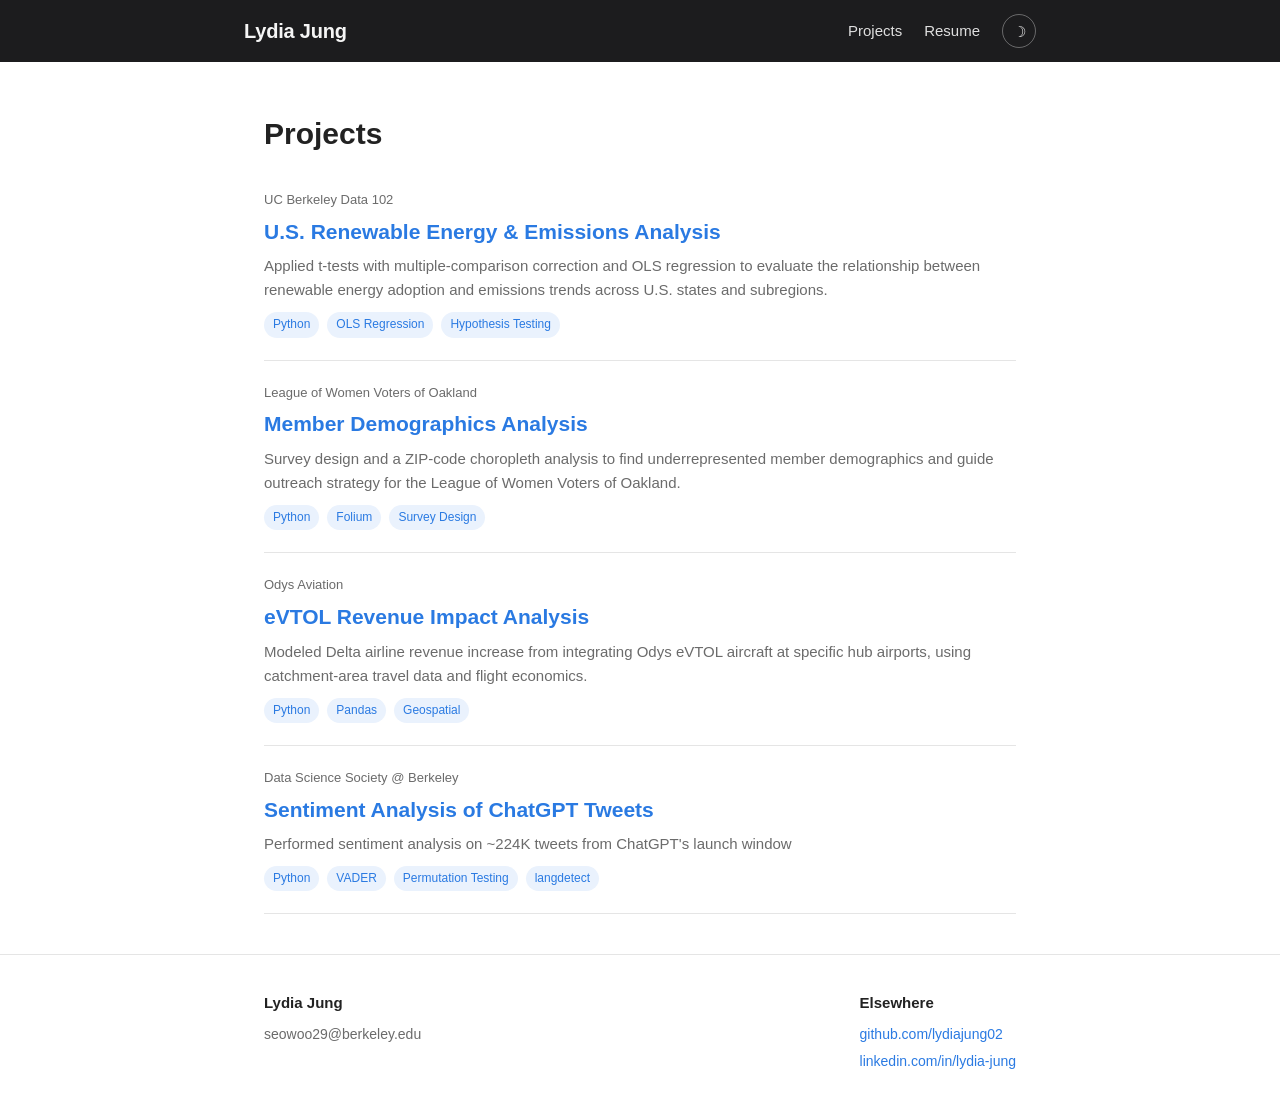
<file: index.html>
<!DOCTYPE html>
<html lang="en">
<head>
<meta charset="UTF-8">
<meta name="viewport" content="width=device-width, initial-scale=1.0">
<title>Lydia Jung — Data Analysis Portfolio</title>
<meta name="description" content="Data analysis projects by Lydia Jung: statistical analysis, regression, and NLP.">
<link rel="stylesheet" href="assets/css/style.css">
<script src="assets/js/theme.js"></script>
</head>
<body>

<header class="site-header">
  <div class="wrapper">
    <a class="site-title" href="index.html">Lydia Jung</a>
    <nav class="site-nav">
      <a href="index.html">Projects</a>
      <a href="resume.html">Resume</a>
      <button class="theme-toggle" aria-label="Toggle dark mode">&#9789;</button>
    </nav>
  </div>
</header>

<main class="page-content">
  <div class="wrapper">
    <h1 class="page-heading">Projects</h1>
    <ul class="project-list">
      <li>
        <span class="project-date">UC Berkeley Data 102</span>
        <a class="project-title" href="projects/renewable-energy-emissions.html">U.S. Renewable Energy &amp; Emissions Analysis</a>
        <p class="project-blurb">Applied t-tests with multiple-comparison correction and OLS regression to evaluate the relationship between renewable energy adoption and emissions trends across U.S. states and subregions.</p>
        <div class="tag-row">
          <span class="tag">Python</span>
          <span class="tag">OLS Regression</span>
          <span class="tag">Hypothesis Testing</span>
        </div>
      </li>
      <li>
        <span class="project-date">League of Women Voters of Oakland</span>
        <a class="project-title" href="projects/lwvo-demographics-analysis.html">Member Demographics Analysis</a>
        <p class="project-blurb">Survey design and a ZIP-code choropleth analysis to find underrepresented member demographics and guide outreach strategy for the League of Women Voters of Oakland.</p>
        <div class="tag-row">
          <span class="tag">Python</span>
          <span class="tag">Folium</span>
          <span class="tag">Survey Design</span>
        </div>
      </li>
      <li>
        <span class="project-date">Odys Aviation</span>
        <a class="project-title" href="projects/odys-evtol-revenue.html">eVTOL Revenue Impact Analysis</a>
        <p class="project-blurb">Modeled Delta airline revenue increase from integrating Odys eVTOL aircraft at specific hub airports, using catchment-area travel data and flight economics.</p>
        <div class="tag-row">
          <span class="tag">Python</span>
          <span class="tag">Pandas</span>
          <span class="tag">Geospatial</span>
        </div>
      </li>
      <li>
        <span class="project-date">Data Science Society @ Berkeley</span>
        <a class="project-title" href="projects/chatgpt-sentiment-nlp.html">Sentiment Analysis of ChatGPT Tweets</a>
        <p class="project-blurb">Performed sentiment analysis on ~224K tweets from ChatGPT's launch window</p>
        <div class="tag-row">
          <span class="tag">Python</span>
          <span class="tag">VADER</span>
          <span class="tag">Permutation Testing</span>
          <span class="tag">langdetect</span>
        </div>
      </li>
    </ul>
  </div>
</main>

<footer class="site-footer">
  <div class="wrapper">
    <div class="footer-col">
      <h3>Lydia Jung</h3>
      <ul>
        <li>seowoo29@berkeley.edu</li>
      </ul>
    </div>
    <div class="footer-col">
      <h3>Elsewhere</h3>
      <ul>
        <li><a href="https://github.com/lydiajung02">github.com/lydiajung02</a></li>
        <li><a href="https://www.linkedin.com/in/lydia-jung/">linkedin.com/in/lydia-jung</a></li>
      </ul>
    </div>
  </div>
</footer>

</body>
</html>
</file>
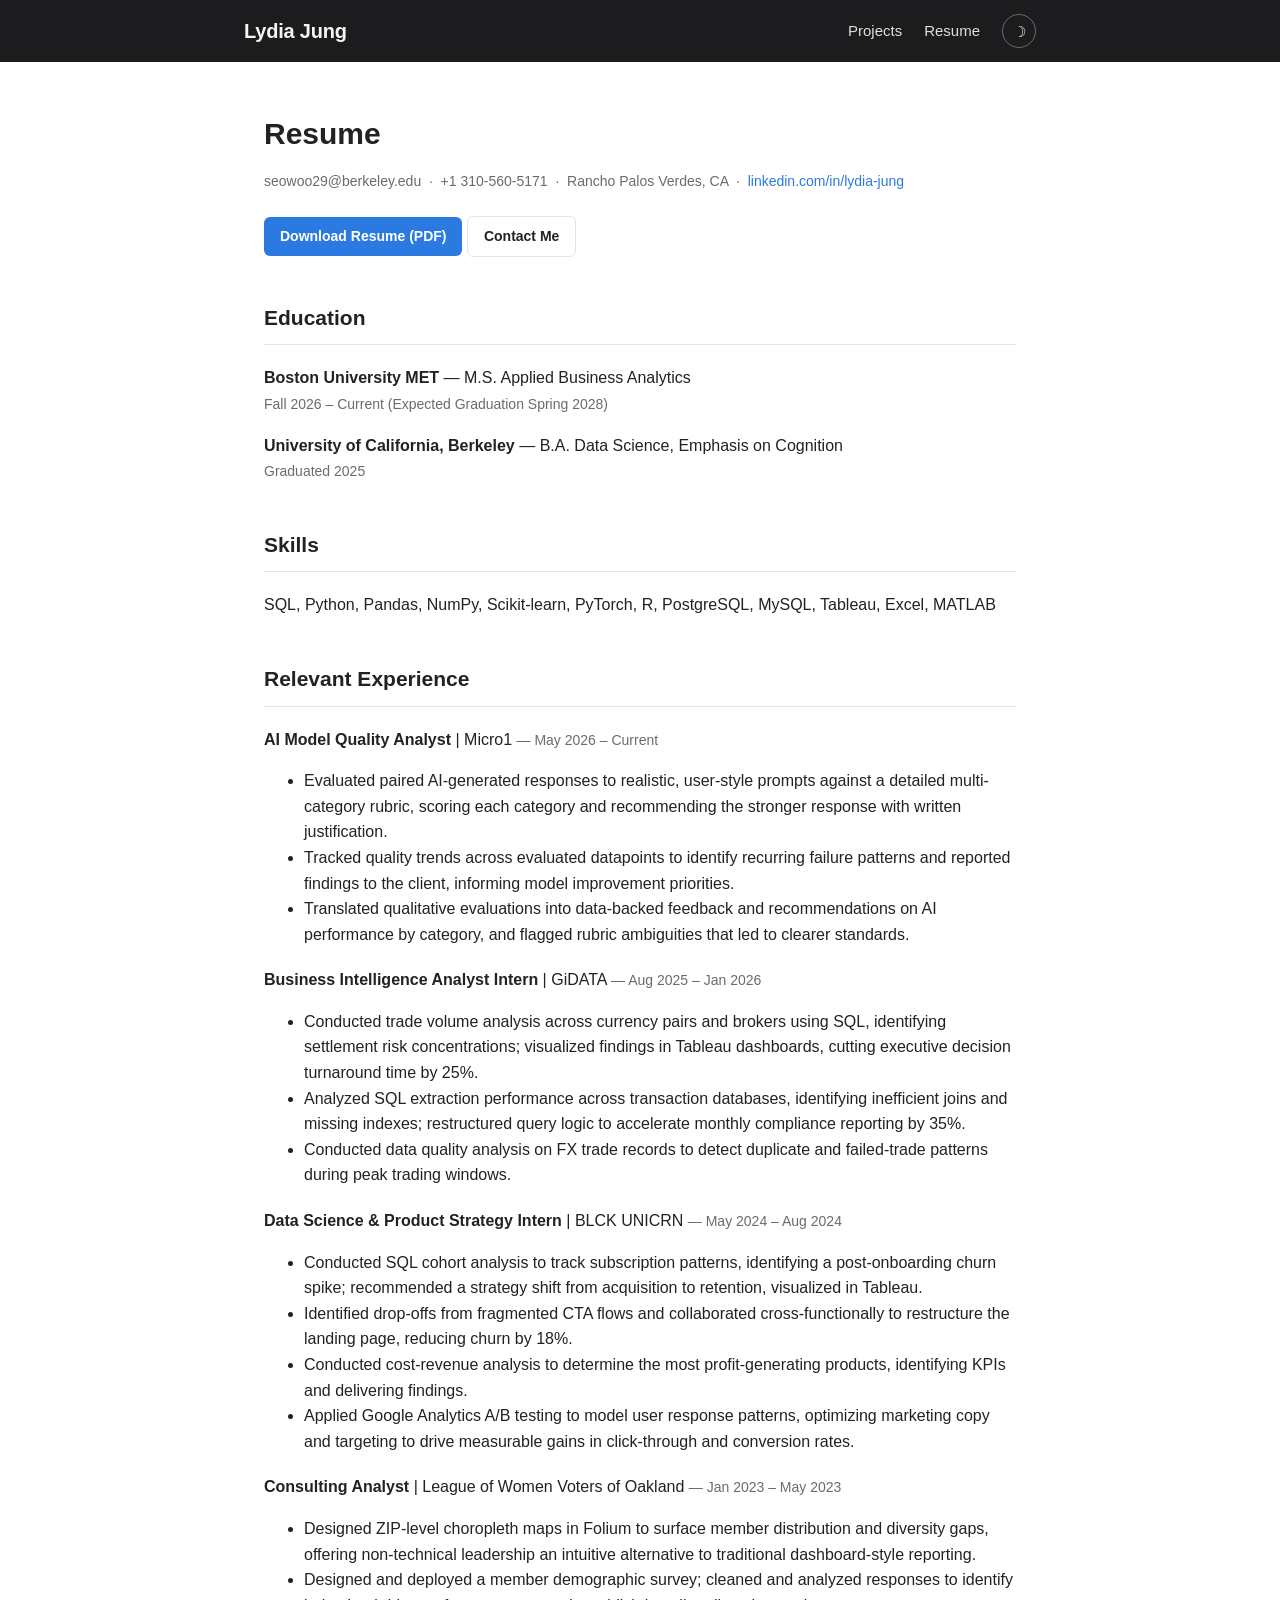
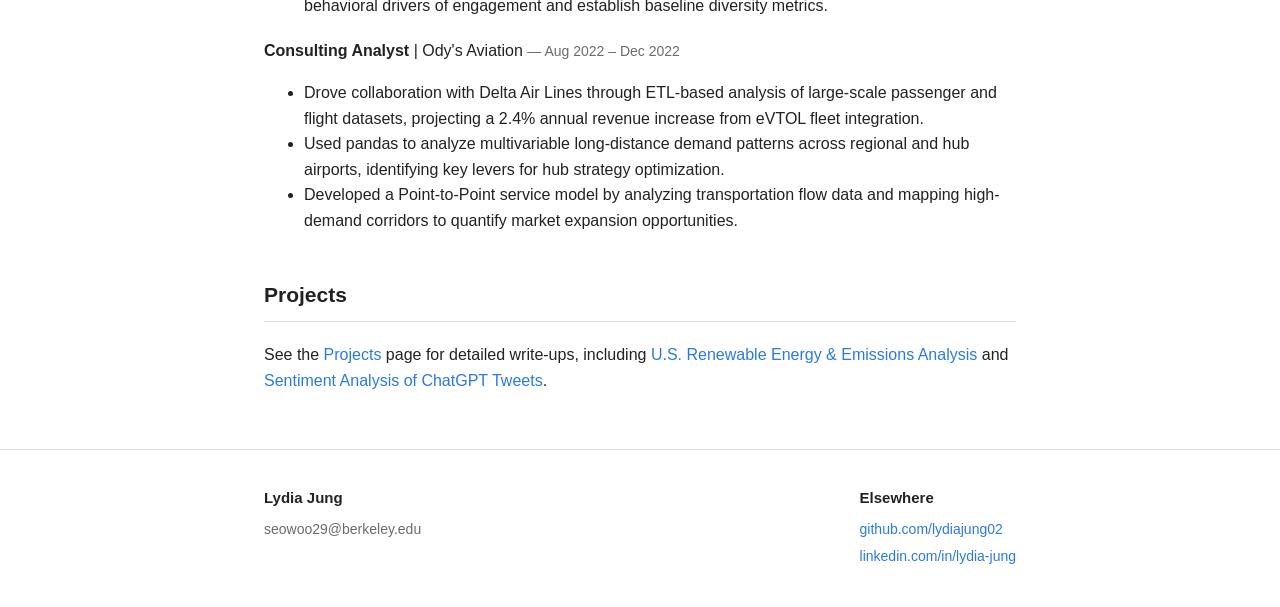
<file: resume.html>
<!DOCTYPE html>
<html lang="en">
<head>
<meta charset="UTF-8">
<meta name="viewport" content="width=device-width, initial-scale=1.0">
<title>Resume — Lydia Jung</title>
<link rel="stylesheet" href="assets/css/style.css">
<script src="assets/js/theme.js"></script>
</head>
<body>

<header class="site-header">
  <div class="wrapper">
    <a class="site-title" href="index.html">Lydia Jung</a>
    <nav class="site-nav">
      <a href="index.html">Projects</a>
      <a href="resume.html">Resume</a>
      <button class="theme-toggle" aria-label="Toggle dark mode">&#9789;</button>
    </nav>
  </div>
</header>

<main class="page-content">
  <div class="wrapper">
    <h1 class="page-heading">Resume</h1>

    <p class="project-meta" style="margin-top:-20px; margin-bottom:24px;">
      seowoo29@berkeley.edu &nbsp;·&nbsp; +1 310-560-5171 &nbsp;·&nbsp; Rancho Palos Verdes, CA &nbsp;·&nbsp;
      <a href="https://www.linkedin.com/in/lydia-jung/">linkedin.com/in/lydia-jung</a>
    </p>

    <p>
      <a class="btn" href="assets/resume.pdf" download>Download Resume (PDF)</a>
      <a class="btn btn-secondary" href="mailto:seowoo29@berkeley.edu">Contact Me</a>
    </p>

    <div class="section">
      <h2>Education</h2>
      <p><strong>Boston University MET</strong> — M.S. Applied Business Analytics<br>
      <span class="project-meta">Fall 2026 – Current (Expected Graduation Spring 2028)</span></p>
      <p style="margin-top:14px;"><strong>University of California, Berkeley</strong> — B.A. Data Science, Emphasis on Cognition<br>
      <span class="project-meta">Graduated 2025</span></p>
    </div>

    <div class="section">
      <h2>Skills</h2>
      <p>SQL, Python, Pandas, NumPy, Scikit-learn, PyTorch, R, PostgreSQL, MySQL, Tableau, Excel, MATLAB</p>
    </div>

    <div class="section">
      <h2>Relevant Experience</h2>

      <p><strong>AI Model Quality Analyst</strong> | Micro1 <span class="project-meta">— May 2026 – Current</span></p>
      <ul>
        <li>Evaluated paired AI-generated responses to realistic, user-style prompts against a detailed multi-category rubric, scoring each category and recommending the stronger response with written justification.</li>
        <li>Tracked quality trends across evaluated datapoints to identify recurring failure patterns and reported findings to the client, informing model improvement priorities.</li>
        <li>Translated qualitative evaluations into data-backed feedback and recommendations on AI performance by category, and flagged rubric ambiguities that led to clearer standards.</li>
      </ul>

      <p style="margin-top:20px;"><strong>Business Intelligence Analyst Intern</strong> | GiDATA <span class="project-meta">— Aug 2025 – Jan 2026</span></p>
      <ul>
        <li>Conducted trade volume analysis across currency pairs and brokers using SQL, identifying settlement risk concentrations; visualized findings in Tableau dashboards, cutting executive decision turnaround time by 25%.</li>
        <li>Analyzed SQL extraction performance across transaction databases, identifying inefficient joins and missing indexes; restructured query logic to accelerate monthly compliance reporting by 35%.</li>
        <li>Conducted data quality analysis on FX trade records to detect duplicate and failed-trade patterns during peak trading windows.</li>
      </ul>

      <p style="margin-top:20px;"><strong>Data Science &amp; Product Strategy Intern</strong> | BLCK UNICRN <span class="project-meta">— May 2024 – Aug 2024</span></p>
      <ul>
        <li>Conducted SQL cohort analysis to track subscription patterns, identifying a post-onboarding churn spike; recommended a strategy shift from acquisition to retention, visualized in Tableau.</li>
        <li>Identified drop-offs from fragmented CTA flows and collaborated cross-functionally to restructure the landing page, reducing churn by 18%.</li>
        <li>Conducted cost-revenue analysis to determine the most profit-generating products, identifying KPIs and delivering findings.</li>
        <li>Applied Google Analytics A/B testing to model user response patterns, optimizing marketing copy and targeting to drive measurable gains in click-through and conversion rates.</li>
      </ul>

      <p style="margin-top:20px;"><strong>Consulting Analyst</strong> | League of Women Voters of Oakland <span class="project-meta">— Jan 2023 – May 2023</span></p>
      <ul>
        <li>Designed ZIP-level choropleth maps in Folium to surface member distribution and diversity gaps, offering non-technical leadership an intuitive alternative to traditional dashboard-style reporting.</li>
        <li>Designed and deployed a member demographic survey; cleaned and analyzed responses to identify behavioral drivers of engagement and establish baseline diversity metrics.</li>
      </ul>

      <p style="margin-top:20px;"><strong>Consulting Analyst</strong> | Ody's Aviation <span class="project-meta">— Aug 2022 – Dec 2022</span></p>
      <ul>
        <li>Drove collaboration with Delta Air Lines through ETL-based analysis of large-scale passenger and flight datasets, projecting a 2.4% annual revenue increase from eVTOL fleet integration.</li>
        <li>Used pandas to analyze multivariable long-distance demand patterns across regional and hub airports, identifying key levers for hub strategy optimization.</li>
        <li>Developed a Point-to-Point service model by analyzing transportation flow data and mapping high-demand corridors to quantify market expansion opportunities.</li>
      </ul>
    </div>

    <div class="section">
      <h2>Projects</h2>
      <p>See the <a href="index.html">Projects</a> page for detailed write-ups, including
      <a href="projects/renewable-energy-emissions.html">U.S. Renewable Energy &amp; Emissions Analysis</a> and
      <a href="projects/chatgpt-sentiment-nlp.html">Sentiment Analysis of ChatGPT Tweets</a>.</p>
    </div>
  </div>
</main>

<footer class="site-footer">
  <div class="wrapper">
    <div class="footer-col">
      <h3>Lydia Jung</h3>
      <ul>
        <li>seowoo29@berkeley.edu</li>
      </ul>
    </div>
    <div class="footer-col">
      <h3>Elsewhere</h3>
      <ul>
        <li><a href="https://github.com/lydiajung02">github.com/lydiajung02</a></li>
        <li><a href="https://www.linkedin.com/in/lydia-jung/">linkedin.com/in/lydia-jung</a></li>
      </ul>
    </div>
  </div>
</footer>

</body>
</html>
</file>
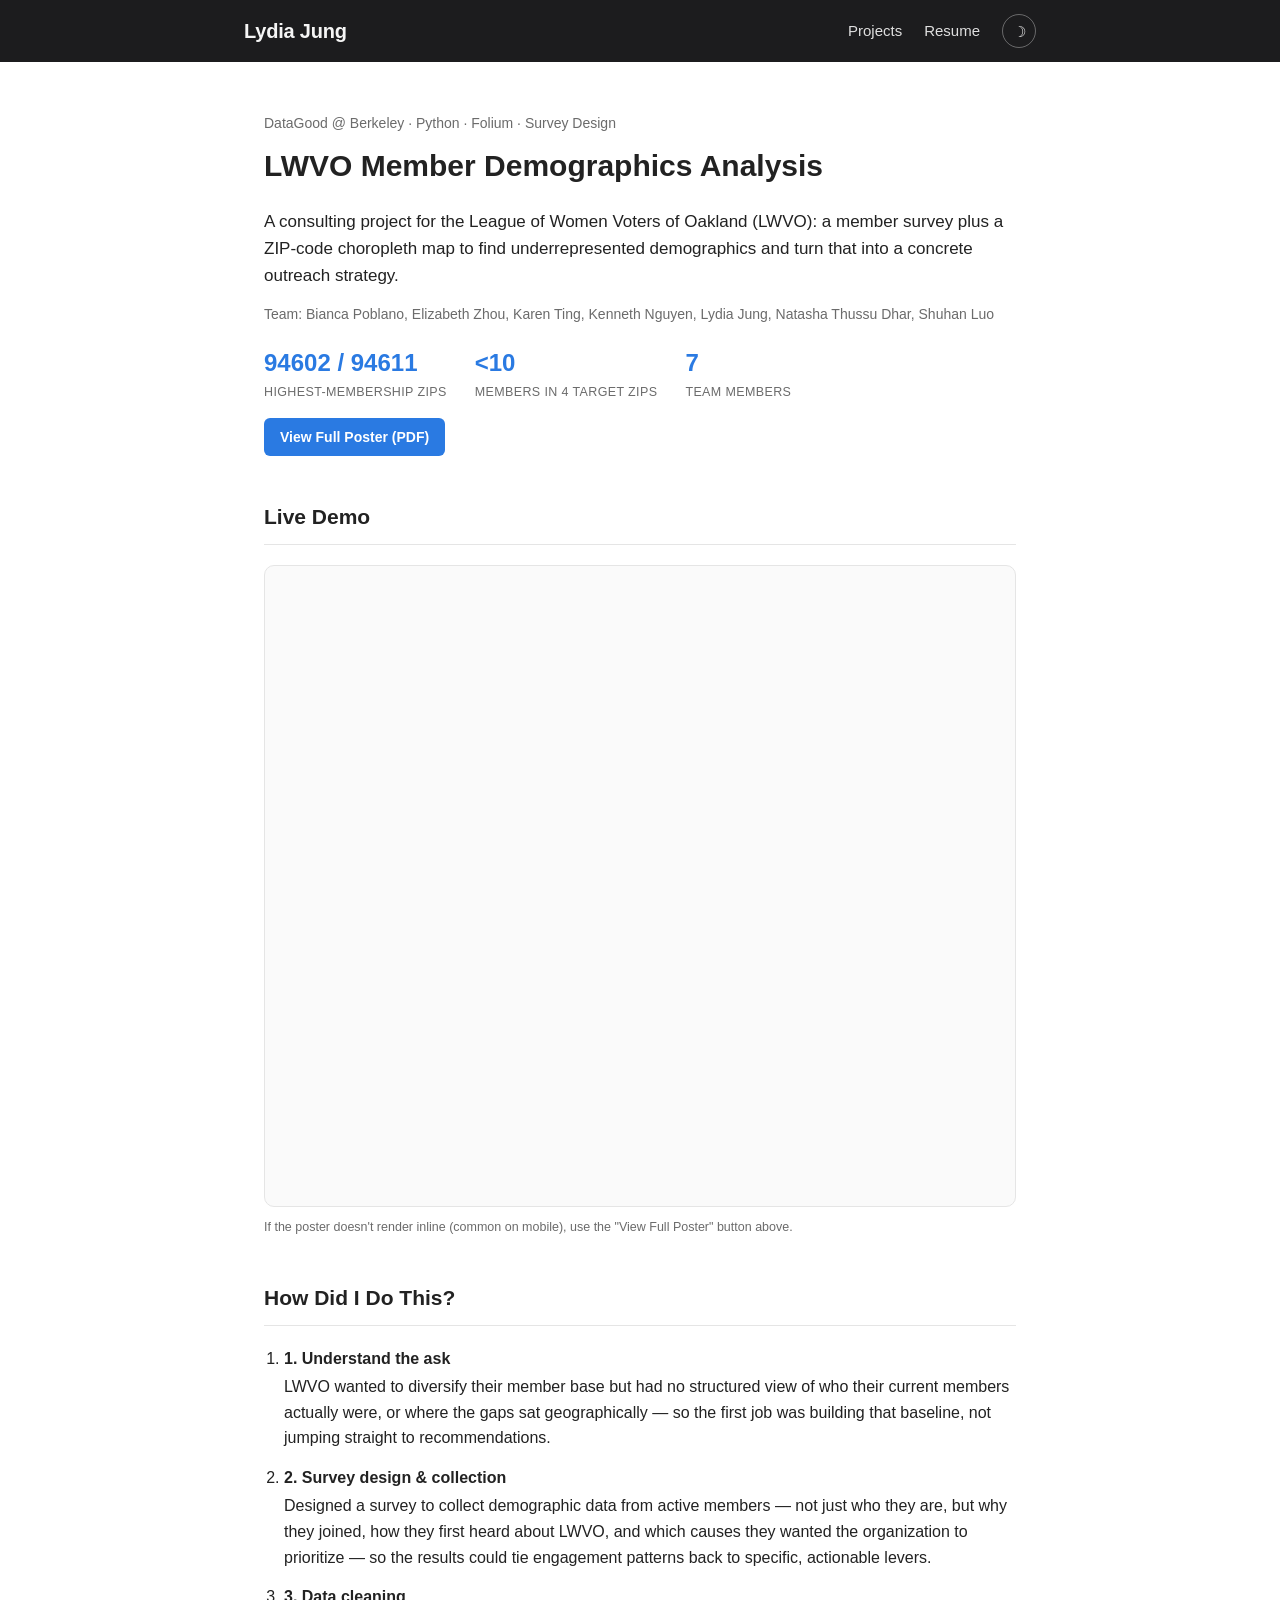
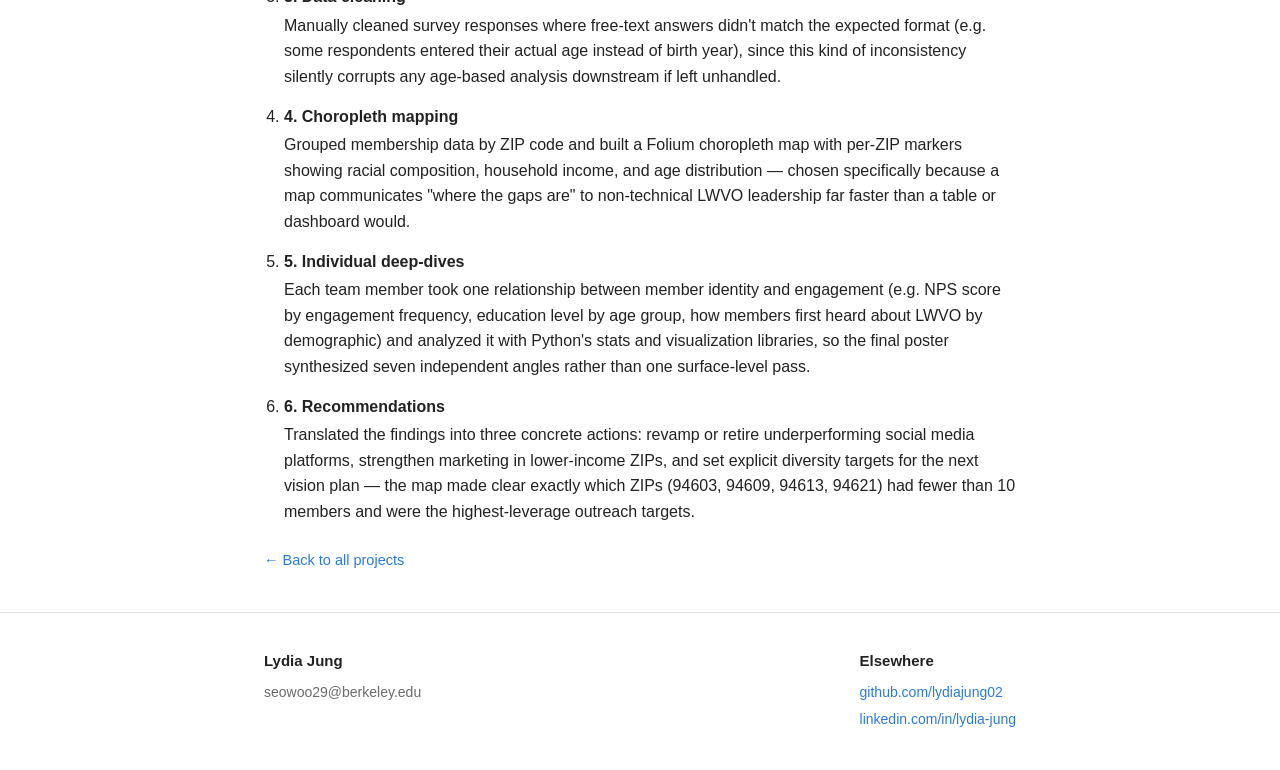
<file: projects/lwvo-demographics-analysis.html>
<!DOCTYPE html>
<html lang="en">
<head>
<meta charset="UTF-8">
<meta name="viewport" content="width=device-width, initial-scale=1.0">
<title>LWVO Member Demographics Analysis — Lydia Jung</title>
<link rel="stylesheet" href="../assets/css/style.css">
<script src="../assets/js/theme.js"></script>
</head>
<body>

<header class="site-header">
  <div class="wrapper">
    <a class="site-title" href="../index.html">Lydia Jung</a>
    <nav class="site-nav">
      <a href="../index.html">Projects</a>
      <a href="../resume.html">Resume</a>
      <button class="theme-toggle" aria-label="Toggle dark mode">&#9789;</button>
    </nav>
  </div>
</header>

<main class="page-content">
  <div class="wrapper">
    <div class="project-header">
      <span class="project-meta">DataGood @ Berkeley · Python · Folium · Survey Design</span>
      <h1>LWVO Member Demographics Analysis</h1>
      <p class="project-summary">A consulting project for the League of Women Voters of Oakland (LWVO): a member survey plus a ZIP-code choropleth map to find underrepresented demographics and turn that into a concrete outreach strategy.</p>
      <p class="project-meta">Team: Bianca Poblano, Elizabeth Zhou, Karen Ting, Kenneth Nguyen, Lydia Jung, Natasha Thussu Dhar, Shuhan Luo</p>
    </div>

    <div class="metric-row">
      <div class="metric"><div class="value">94602 / 94611</div><div class="label">Highest-membership ZIPs</div></div>
      <div class="metric"><div class="value">&lt;10</div><div class="label">Members in 4 target ZIPs</div></div>
      <div class="metric"><div class="value">7</div><div class="label">Team members</div></div>
    </div>

    <p>
      <a class="btn" href="files/lwvo-demographics-analysis.pdf" target="_blank">View Full Poster (PDF)</a>
    </p>

    <div class="section">
      <h2>Live Demo</h2>
      <div class="demo-card" style="padding:0; overflow:hidden;">
        <iframe src="files/lwvo-demographics-analysis.pdf" title="LWVO Demographics Analysis poster" style="width:100%; height:640px; border:none; display:block;"></iframe>
      </div>
      <p style="color:var(--muted); font-size:12.5px; margin-top:10px;">
        If the poster doesn't render inline (common on mobile), use the "View Full Poster" button above.
      </p>
    </div>

    <div class="section">
      <h2>How Did I Do This?</h2>
      <ol class="steps">
        <li>
          <strong>1. Understand the ask</strong>
          LWVO wanted to diversify their member base but had no structured view of who their current members actually were, or where the gaps sat geographically — so the first job was building that baseline, not jumping straight to recommendations.
        </li>
        <li>
          <strong>2. Survey design &amp; collection</strong>
          Designed a survey to collect demographic data from active members — not just who they are, but why they joined, how they first heard about LWVO, and which causes they wanted the organization to prioritize — so the results could tie engagement patterns back to specific, actionable levers.
        </li>
        <li>
          <strong>3. Data cleaning</strong>
          Manually cleaned survey responses where free-text answers didn't match the expected format (e.g. some respondents entered their actual age instead of birth year), since this kind of inconsistency silently corrupts any age-based analysis downstream if left unhandled.
        </li>
        <li>
          <strong>4. Choropleth mapping</strong>
          Grouped membership data by ZIP code and built a Folium choropleth map with per-ZIP markers showing racial composition, household income, and age distribution — chosen specifically because a map communicates "where the gaps are" to non-technical LWVO leadership far faster than a table or dashboard would.
        </li>
        <li>
          <strong>5. Individual deep-dives</strong>
          Each team member took one relationship between member identity and engagement (e.g. NPS score by engagement frequency, education level by age group, how members first heard about LWVO by demographic) and analyzed it with Python's stats and visualization libraries, so the final poster synthesized seven independent angles rather than one surface-level pass.
        </li>
        <li>
          <strong>6. Recommendations</strong>
          Translated the findings into three concrete actions: revamp or retire underperforming social media platforms, strengthen marketing in lower-income ZIPs, and set explicit diversity targets for the next vision plan — the map made clear exactly which ZIPs (94603, 94609, 94613, 94621) had fewer than 10 members and were the highest-leverage outreach targets.
        </li>
      </ol>
    </div>

    <a class="back-link" href="../index.html">&larr; Back to all projects</a>
  </div>
</main>

<footer class="site-footer">
  <div class="wrapper">
    <div class="footer-col">
      <h3>Lydia Jung</h3>
      <ul>
        <li>seowoo29@berkeley.edu</li>
      </ul>
    </div>
    <div class="footer-col">
      <h3>Elsewhere</h3>
      <ul>
        <li><a href="https://github.com/lydiajung02">github.com/lydiajung02</a></li>
        <li><a href="https://www.linkedin.com/in/lydia-jung/">linkedin.com/in/lydia-jung</a></li>
      </ul>
    </div>
  </div>
</footer>

</body>
</html>
</file>
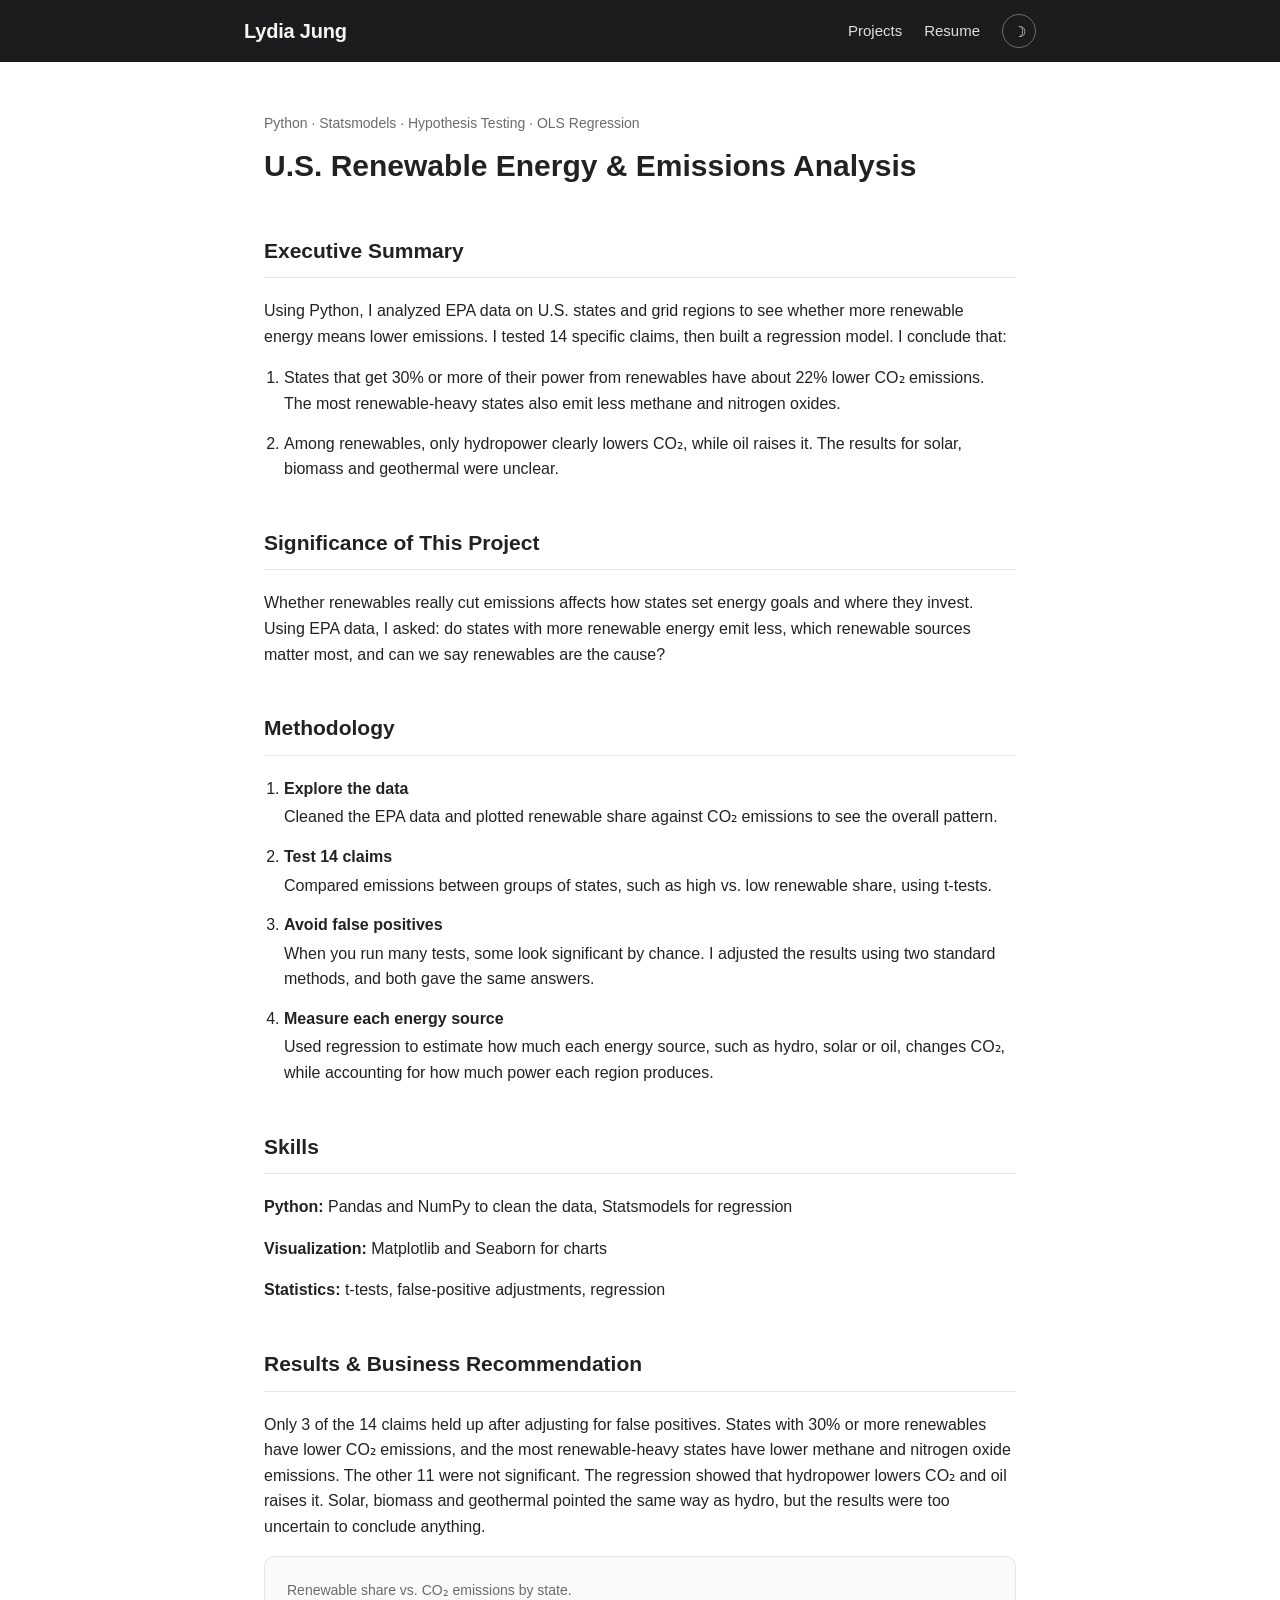
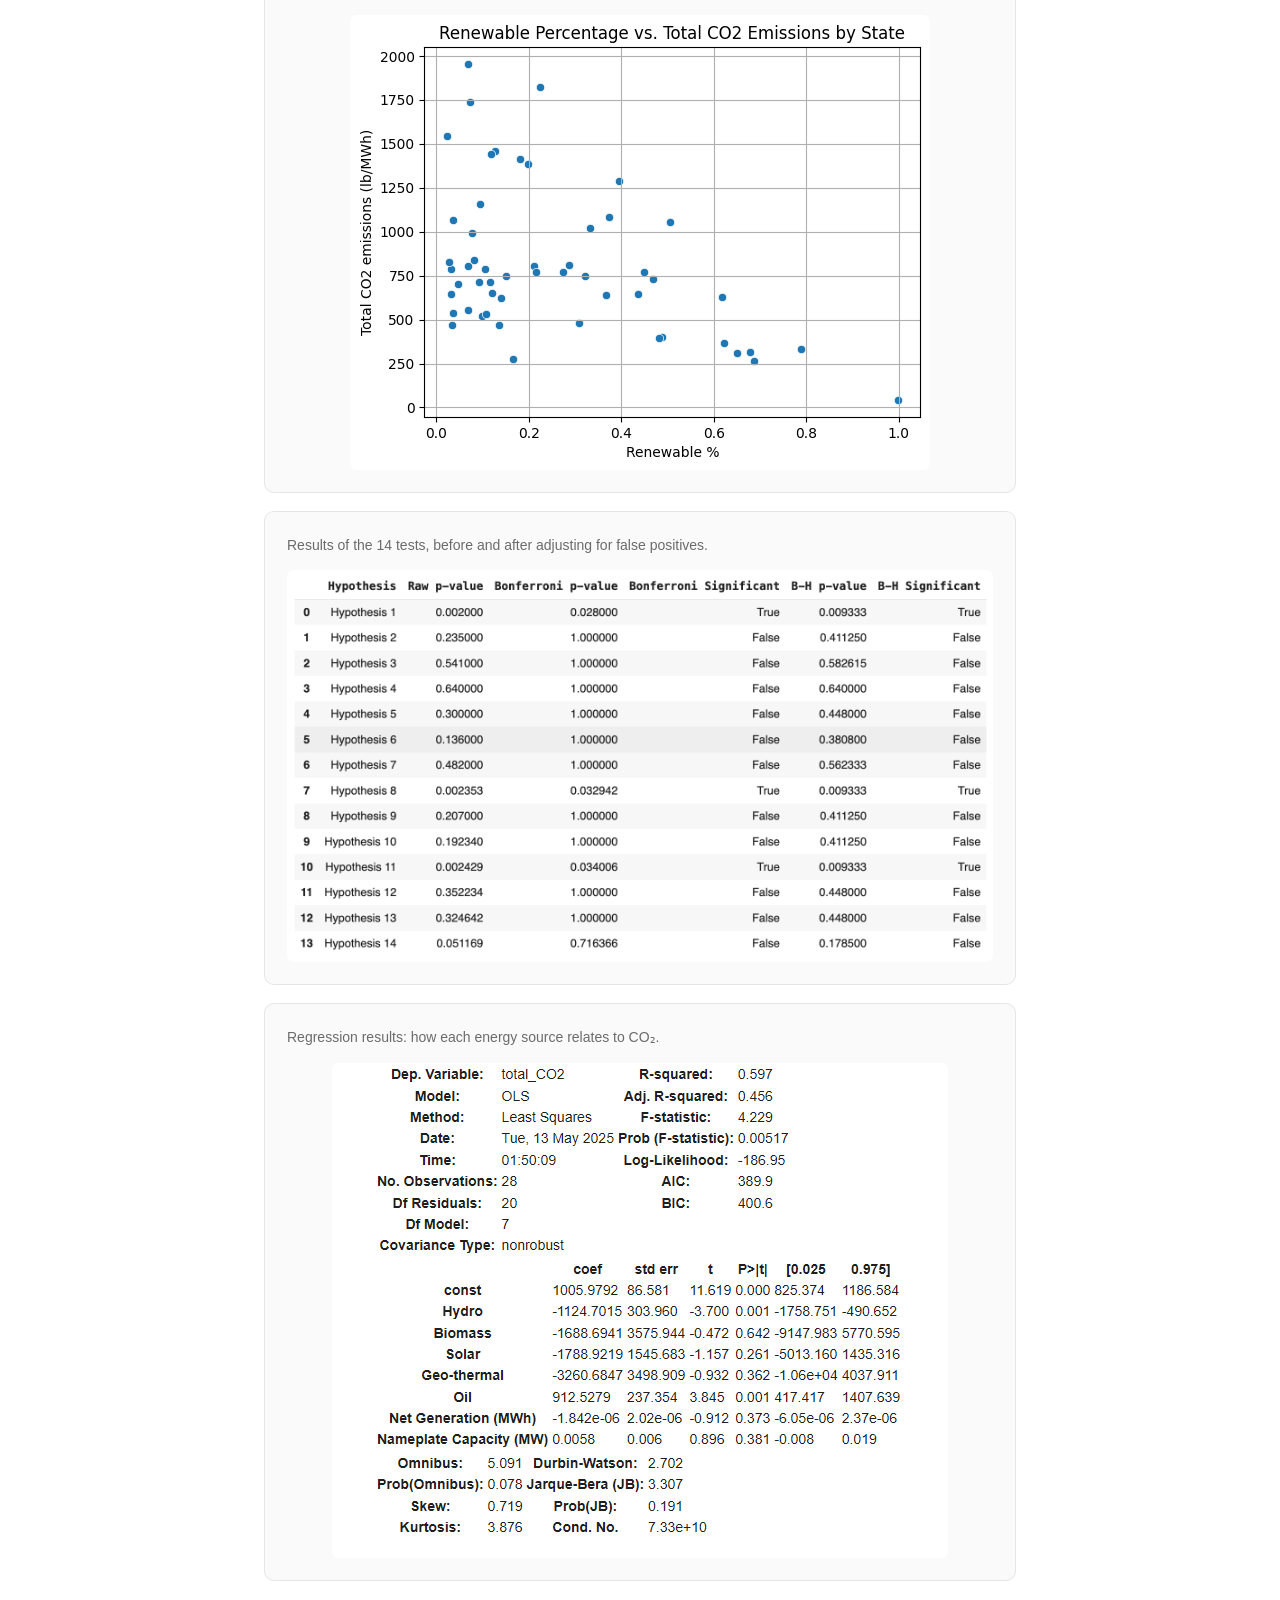
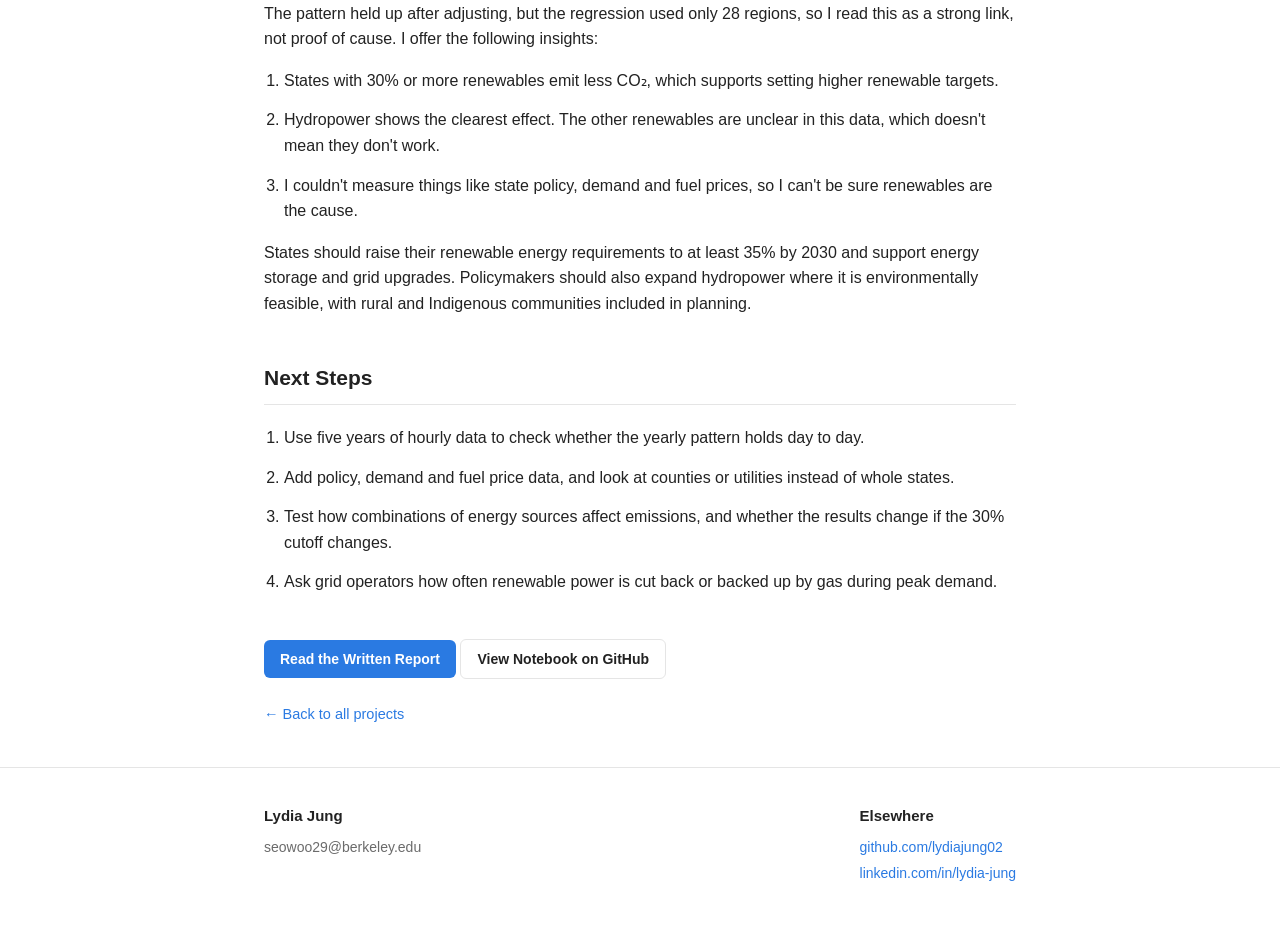
<file: projects/renewable-energy-emissions.html>
<!DOCTYPE html>
<html lang="en">
<head>
<meta charset="UTF-8">
<meta name="viewport" content="width=device-width, initial-scale=1.0">
<title>U.S. Renewable Energy &amp; Emissions Analysis — Lydia Jung</title>
<link rel="stylesheet" href="../assets/css/style.css">
<script src="../assets/js/theme.js"></script>
</head>
<body>

<header class="site-header">
  <div class="wrapper">
    <a class="site-title" href="../index.html">Lydia Jung</a>
    <nav class="site-nav">
      <a href="../index.html">Projects</a>
      <a href="../resume.html">Resume</a>
      <button class="theme-toggle" aria-label="Toggle dark mode">&#9789;</button>
    </nav>
  </div>
</header>

<main class="page-content">
  <div class="wrapper">
    <div class="project-header">
      <span class="project-meta">Python · Statsmodels · Hypothesis Testing · OLS Regression</span>
      <h1>U.S. Renewable Energy &amp; Emissions Analysis</h1>
    </div>

    <div class="section">
      <h2>Executive Summary</h2>
      <p>Using Python, I analyzed EPA data on U.S. states and grid regions to see whether more renewable energy means lower emissions. I tested 14 specific claims, then built a regression model. I conclude that:</p>
      <ol class="steps">
        <li>States that get 30% or more of their power from renewables have about 22% lower CO₂ emissions. The most renewable-heavy states also emit less methane and nitrogen oxides.</li>
        <li>Among renewables, only hydropower clearly lowers CO₂, while oil raises it. The results for solar, biomass and geothermal were unclear.</li>
      </ol>
    </div>

    <div class="section">
      <h2>Significance of This Project</h2>
      <p>Whether renewables really cut emissions affects how states set energy goals and where they invest. Using EPA data, I asked: do states with more renewable energy emit less, which renewable sources matter most, and can we say renewables are the cause?</p>
    </div>

    <div class="section">
      <h2>Methodology</h2>
      <ol class="steps">
        <li>
          <strong>Explore the data</strong>
          Cleaned the EPA data and plotted renewable share against CO₂ emissions to see the overall pattern.
        </li>
        <li>
          <strong>Test 14 claims</strong>
          Compared emissions between groups of states, such as high vs. low renewable share, using t-tests.
        </li>
        <li>
          <strong>Avoid false positives</strong>
          When you run many tests, some look significant by chance. I adjusted the results using two standard methods, and both gave the same answers.
        </li>
        <li>
          <strong>Measure each energy source</strong>
          Used regression to estimate how much each energy source, such as hydro, solar or oil, changes CO₂, while accounting for how much power each region produces.
        </li>
      </ol>
    </div>

    <div class="section">
      <h2>Skills</h2>
      <p><strong>Python:</strong> Pandas and NumPy to clean the data, Statsmodels for regression</p>
      <p><strong>Visualization:</strong> Matplotlib and Seaborn for charts</p>
      <p><strong>Statistics:</strong> t-tests, false-positive adjustments, regression</p>
    </div>

    <div class="section">
      <h2>Results &amp; Business Recommendation</h2>
      <p>Only 3 of the 14 claims held up after adjusting for false positives. States with 30% or more renewables have lower CO₂ emissions, and the most renewable-heavy states have lower methane and nitrogen oxide emissions. The other 11 were not significant. The regression showed that hydropower lowers CO₂ and oil raises it. Solar, biomass and geothermal pointed the same way as hydro, but the results were too uncertain to conclude anything.</p>

      <div class="demo-card">
        <p style="margin-top:0; color:var(--muted); font-size:14px;">Renewable share vs. CO₂ emissions by state.</p>
        <img src="images/renewable-scatter-by-state.png" alt="Scatter plot of renewable percentage vs. total CO2 emissions by state" style="max-width:100%; height:auto; display:block; margin:0 auto; background:#fff; border-radius:6px;">
      </div>

      <div class="demo-card" style="margin-top:18px;">
        <p style="margin-top:0; color:var(--muted); font-size:14px;">Results of the 14 tests, before and after adjusting for false positives.</p>
        <img src="images/renewable-hypothesis-results.png" alt="Table of raw, Bonferroni and Benjamini-Hochberg p-values for 14 hypotheses" style="max-width:100%; height:auto; display:block; margin:0 auto; background:#fff; border-radius:6px;">
      </div>

      <div class="demo-card" style="margin-top:18px;">
        <p style="margin-top:0; color:var(--muted); font-size:14px;">Regression results: how each energy source relates to CO₂.</p>
        <img src="images/renewable-ols-output.png" alt="OLS regression summary for total CO2" style="max-width:100%; height:auto; display:block; margin:0 auto; background:#fff; border-radius:6px;">
      </div>

      <p style="margin-top:20px;">The pattern held up after adjusting, but the regression used only 28 regions, so I read this as a strong link, not proof of cause. I offer the following insights:</p>
      <ol class="steps">
        <li>States with 30% or more renewables emit less CO₂, which supports setting higher renewable targets.</li>
        <li>Hydropower shows the clearest effect. The other renewables are unclear in this data, which doesn't mean they don't work.</li>
        <li>I couldn't measure things like state policy, demand and fuel prices, so I can't be sure renewables are the cause.</li>
      </ol>
      <p>States should raise their renewable energy requirements to at least 35% by 2030 and support energy storage and grid upgrades. Policymakers should also expand hydropower where it is environmentally feasible, with rural and Indigenous communities included in planning.</p>
    </div>

    <div class="section">
      <h2>Next Steps</h2>
      <ol class="steps">
        <li>Use five years of hourly data to check whether the yearly pattern holds day to day.</li>
        <li>Add policy, demand and fuel price data, and look at counties or utilities instead of whole states.</li>
        <li>Test how combinations of energy sources affect emissions, and whether the results change if the 30% cutoff changes.</li>
        <li>Ask grid operators how often renewable power is cut back or backed up by gas during peak demand.</li>
      </ol>
    </div>

    <p style="margin-top:44px;">
      <a class="btn" href="files/renewable-energy-emissions-report.pdf" target="_blank">Read the Written Report</a>
      <a class="btn btn-secondary" href="https://github.com/lydiajung02/lydiajung-ds-portfolio/blob/main/Renewable-Energy-and-Emissions/REaE_code.ipynb" target="_blank">View Notebook on GitHub</a>
    </p>

    <a class="back-link" href="../index.html">&larr; Back to all projects</a>
  </div>
</main>

<footer class="site-footer">
  <div class="wrapper">
    <div class="footer-col">
      <h3>Lydia Jung</h3>
      <ul>
        <li>seowoo29@berkeley.edu</li>
      </ul>
    </div>
    <div class="footer-col">
      <h3>Elsewhere</h3>
      <ul>
        <li><a href="https://github.com/lydiajung02">github.com/lydiajung02</a></li>
        <li><a href="https://www.linkedin.com/in/lydia-jung/">linkedin.com/in/lydia-jung</a></li>
      </ul>
    </div>
  </div>
</footer>

</body>
</html>
</file>
<file: assets/css/style.css>
:root {
  --bg: #ffffff;
  --text: #222222;
  --muted: #6b6b6b;
  --accent: #2a7ae2;
  --accent-soft: #eaf2fd;
  --header-bg: #1c1c1e;
  --header-text: #f5f5f5;
  --border: #e5e5e5;
  --card-bg: #fafafa;
  --code-bg: #f2f2f2;
}

:root[data-theme="dark"] {
  --bg: #14151a;
  --text: #e7e7ea;
  --muted: #9a9aa2;
  --accent: #6fa8ff;
  --accent-soft: #1c2a44;
  --header-bg: #0c0c0e;
  --header-text: #f5f5f5;
  --border: #2a2b31;
  --card-bg: #1b1c22;
  --code-bg: #1f2027;
}

* { box-sizing: border-box; }

html { scroll-behavior: smooth; }

body {
  margin: 0;
  font-family: -apple-system, BlinkMacSystemFont, "Segoe UI", Roboto, Helvetica, Arial, sans-serif;
  background: var(--bg);
  color: var(--text);
  line-height: 1.6;
  transition: background 0.2s ease, color 0.2s ease;
}

a { color: var(--accent); text-decoration: none; }
a:hover { text-decoration: underline; }

.wrapper {
  max-width: 800px;
  margin: 0 auto;
  padding: 0 24px;
}

/* Header */
.site-header {
  background: var(--header-bg);
  color: var(--header-text);
}

.site-header .wrapper {
  display: flex;
  align-items: center;
  justify-content: space-between;
  height: 62px;
  max-width: 840px;
}

.site-title {
  color: var(--header-text) !important;
  font-size: 20px;
  font-weight: 600;
  letter-spacing: -0.01em;
}
.site-title:hover { text-decoration: none; opacity: 0.85; }

.site-nav {
  display: flex;
  align-items: center;
  gap: 22px;
}

.site-nav a {
  color: var(--header-text);
  font-size: 15px;
  opacity: 0.9;
}
.site-nav a:hover { opacity: 1; text-decoration: none; border-bottom: 1px solid var(--header-text); }

.theme-toggle {
  background: none;
  border: 1px solid rgba(245,245,245,0.35);
  color: var(--header-text);
  border-radius: 999px;
  width: 34px;
  height: 34px;
  display: flex;
  align-items: center;
  justify-content: center;
  cursor: pointer;
  font-size: 15px;
  line-height: 1;
}
.theme-toggle:hover { border-color: rgba(245,245,245,0.7); }

/* Main */
main.page-content {
  min-height: calc(100vh - 62px - 200px);
  padding: 48px 0 40px;
}

h1.page-heading {
  font-size: 30px;
  margin: 0 0 32px;
  font-weight: 700;
}

/* Project list */
.project-list {
  list-style: none;
  margin: 0;
  padding: 0;
}

.project-list li {
  padding: 22px 0;
  border-bottom: 1px solid var(--border);
}
.project-list li:first-child { padding-top: 0; }

.project-date {
  display: block;
  font-size: 13px;
  color: var(--muted);
  margin-bottom: 4px;
}

.project-title {
  font-size: 21px;
  font-weight: 600;
}

.project-blurb {
  margin: 6px 0 0;
  color: var(--muted);
  font-size: 15px;
}

.tag-row { margin-top: 10px; display: flex; gap: 8px; flex-wrap: wrap; }
.tag {
  font-size: 12px;
  color: var(--accent);
  background: var(--accent-soft);
  padding: 3px 9px;
  border-radius: 999px;
  font-weight: 500;
}

.intro {
  color: var(--muted);
  font-size: 16px;
  margin: -12px 0 36px;
  max-width: 60ch;
}

/* Project detail page */
.project-header { margin-bottom: 8px; }
.project-header h1 { font-size: 30px; margin: 6px 0 8px; }
.project-meta { color: var(--muted); font-size: 14px; }
.project-summary { font-size: 17px; margin: 18px 0 8px; }

.section {
  margin-top: 44px;
}
.section h2 {
  font-size: 21px;
  border-bottom: 1px solid var(--border);
  padding-bottom: 10px;
  margin-bottom: 20px;
}

.demo-card {
  background: var(--card-bg);
  border: 1px solid var(--border);
  border-radius: 10px;
  padding: 22px;
}

.metric-row {
  display: flex;
  gap: 28px;
  flex-wrap: wrap;
  margin: 18px 0 6px;
}
.metric {
  min-width: 110px;
}
.metric .value {
  font-size: 24px;
  font-weight: 700;
  color: var(--accent);
}
.metric .label {
  font-size: 12.5px;
  color: var(--muted);
  text-transform: uppercase;
  letter-spacing: 0.03em;
}

.steps { padding-left: 20px; }
.steps li { margin-bottom: 14px; }
.steps li strong { display: block; margin-bottom: 3px; }

.control-row {
  display: flex;
  gap: 14px;
  flex-wrap: wrap;
  align-items: center;
  margin-bottom: 16px;
}
.control-row label { font-size: 14px; color: var(--muted); }
.control-row select, .control-row input {
  font: inherit;
  padding: 6px 10px;
  border-radius: 6px;
  border: 1px solid var(--border);
  background: var(--bg);
  color: var(--text);
}

.btn {
  display: inline-block;
  background: var(--accent);
  color: #fff !important;
  padding: 8px 16px;
  border-radius: 6px;
  font-size: 14px;
  font-weight: 600;
  border: none;
  cursor: pointer;
}
.btn:hover { text-decoration: none; opacity: 0.9; }
.btn-secondary {
  background: transparent;
  color: var(--text) !important;
  border: 1px solid var(--border);
}

.result-box {
  margin-top: 14px;
  padding: 14px 16px;
  border-radius: 8px;
  background: var(--accent-soft);
  font-size: 14.5px;
}

.callout {
  border-left: 3px solid var(--accent);
  padding: 4px 16px;
  color: var(--muted);
  font-size: 14.5px;
  margin: 18px 0;
}

.back-link { display: inline-block; margin-top: 8px; font-size: 14.5px; }

pre {
  background: var(--code-bg);
  padding: 14px 16px;
  border-radius: 8px;
  overflow-x: auto;
  font-size: 13px;
}
code {
  background: var(--code-bg);
  padding: 1px 5px;
  border-radius: 4px;
  font-size: 0.9em;
}
pre code { background: none; padding: 0; }

/* Footer */
.site-footer {
  border-top: 1px solid var(--border);
  padding: 36px 0;
  font-size: 14px;
  color: var(--muted);
}
.site-footer .wrapper {
  display: flex;
  justify-content: space-between;
  flex-wrap: wrap;
  gap: 24px;
}
.footer-col h3 {
  font-size: 15px;
  margin: 0 0 8px;
  color: var(--text);
}
.footer-col ul { list-style: none; margin: 0; padding: 0; }
.footer-col li { margin-bottom: 4px; }
.footer-tagline { max-width: 320px; }

canvas { max-width: 100%; }

@media (max-width: 600px) {
  .site-nav { gap: 12px; }
  h1.page-heading { font-size: 26px; }
  .site-footer .wrapper { flex-direction: column; }
}
</file>
